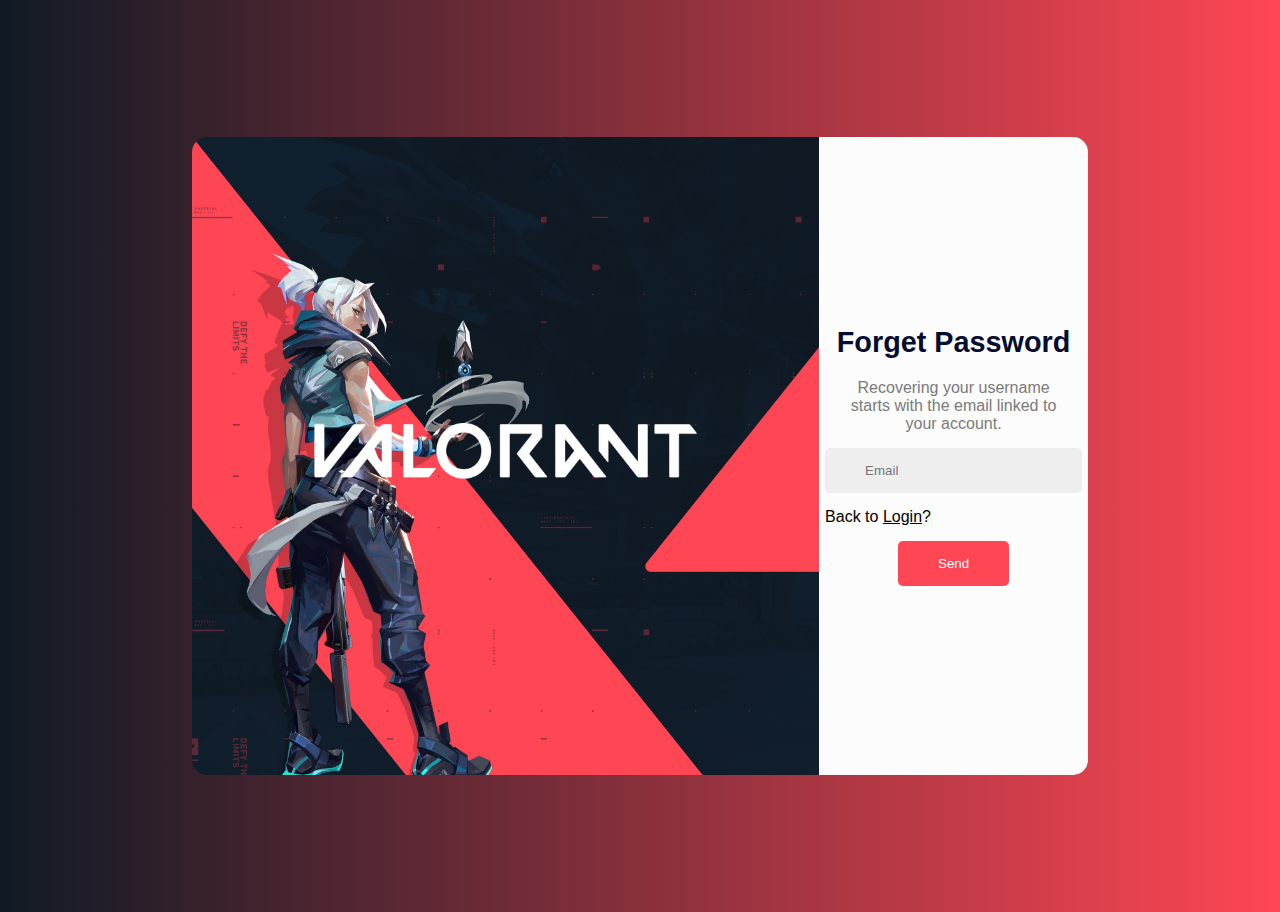
<file: FogetPassword/ForgetPassword.html>
<!DOCTYPE html>
<html lang="en">

<head>
    <meta charset="UTF-8">
    <meta name="viewport" content="width=device-width, initial-scale=1.0">
    <title>Forget Password</title>
    <link rel="stylesheet" href="./css/style.css">
</head>

<body>
    <div class="ForgetPassword">
        <div class="container">
            <div class="row row-backgroundForgetPassword">
                <div class="col-backgroundForgetPassword center">
                    <img src="./imgs/logo.png" alt="" width="70%" height="70%">
                </div>
                <div class="col-ForgetPasswordPanal">
                    <div class="container">
                        <div class="rowForgetPassword center">
                            <div class="colForm">
                                <h3 class="ForgetPasswordTitle">
                                    Forget Password
                                </h3>
                                <form class="ForgetPasswordForm" id="ForgetPassword" onsubmit="return openpop3();">
                                    <p style="color: #7A7A7A; text-align: center;">
                                        Recovering your username <br> starts with the email linked to <br> your account.
                                    </p>
                                    <div class="email">
                                        <input type="email" id="email" name="email" placeholder="Email" required>
                                    </div>
                                    <!-- Shrouk Edit -->
                                    <!-- ------------------------------------------------------------------ -->
                                    <div class="backlogin">
                                        Back to  <a href="../Login/Login.html">Login</a>?
                                    </div>
                                    <div class="submitBtn">
                                        <button>Send</button>
                                    </div>
                                </form>
                            </div>
                        </div>
                    </div>
                </div>
            </div>

            <div class="popup3" id="popup3">
                <img src="../Register/imgs/OIF.jpg" alt="sds" />
                <h2>thank you !</h2>
                <p>check your email to reset your password </p>
                <button onclick="closePopup()" type="submit">Ok</button>
            </div>
        </div>
    </div>
    <script src="../js/script.js">
    </script>
</body>

</html>
</file>
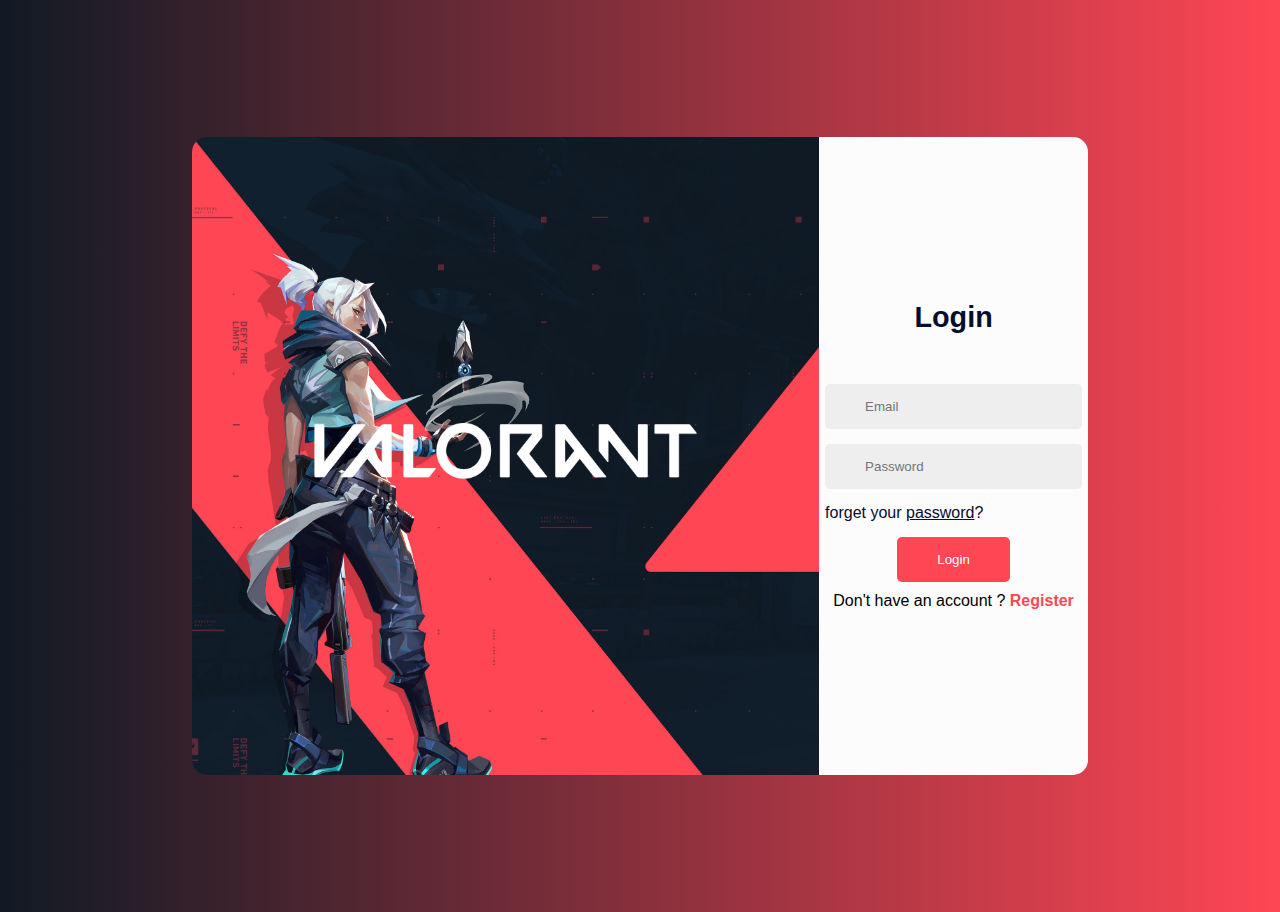
<file: Login/Login.html>
<!DOCTYPE html>
<html lang="en">

<head>
    <meta charset="UTF-8">
    <meta name="viewport" content="width=device-width, initial-scale=1.0">
    <title>Login</title>
    <link rel="stylesheet" href="./css/style.css">
</head>

<body>
    <div class="Login">
        <div class="container">
            <div class="row row-backgroundLogin">
                <div class="col-backgroundLogin center">
                    <img src="./imgs/logo.png" alt="" width="70%" height="70%">
                </div>
                <div class="col-loginPanal">
                    <div class="container">
                        <div class="rowLogin center">
                            <div class="colForm">
                                <h3 class="loginTitle">
                                    Login
                                </h3>
                                <form action="" class="LoginForm" id="Login">
                                    <div class="email">
                                        <input type="email" id="email" name="email" required placeholder="Email">
                                    </div>
                                    <div class="pass">
                                        <input type="password" name="pass" id="password" required placeholder="Password">
                                    </div>
                                    <div class="forgetPass">
                                        forget your <a href="../FogetPassword/ForgetPassword.html">password</a>?
                                    </div>
                                    <div class="submitBtn">
                                        <button type="button" onclick="loginUser()">Login </button>
                                        <p style="color: black; margin-top: 10px;"> Don't have an account ?
                                            <a href="../Register/Register.html">
                                                <b style="color: #ff4654; cursor: pointer;" id="reg">Register </b>
                                            </a>
                                        </p>
                                    </div>
                                </form>
                            </div>
                        </div>
                    </div>
                </div>
            </div>
            <div class="popup" id="popup">
                <img src="../Register/imgs/OIF.jpg" alt="sds" />
                <h2>thank you !</h2>
                <p>you login successfully</p>
                <button onclick="movetohome()" type="submit">Ok</button>
            </div>

            <div class="popup" id="popup5">
                <img src="../Register/imgs/Cross-mark-icon-in-red-color-on-transparent-background-PNG.png" alt="sds" />
                <h2>wait !</h2>
                <p>your email or password in not correct </p>
                <button onclick="closepopup5()" type="submit">Ok</button>
            </div>
        </div>
    </div>

    <script src="../js/script.js">
    </script>
</body>

</html>
</file>
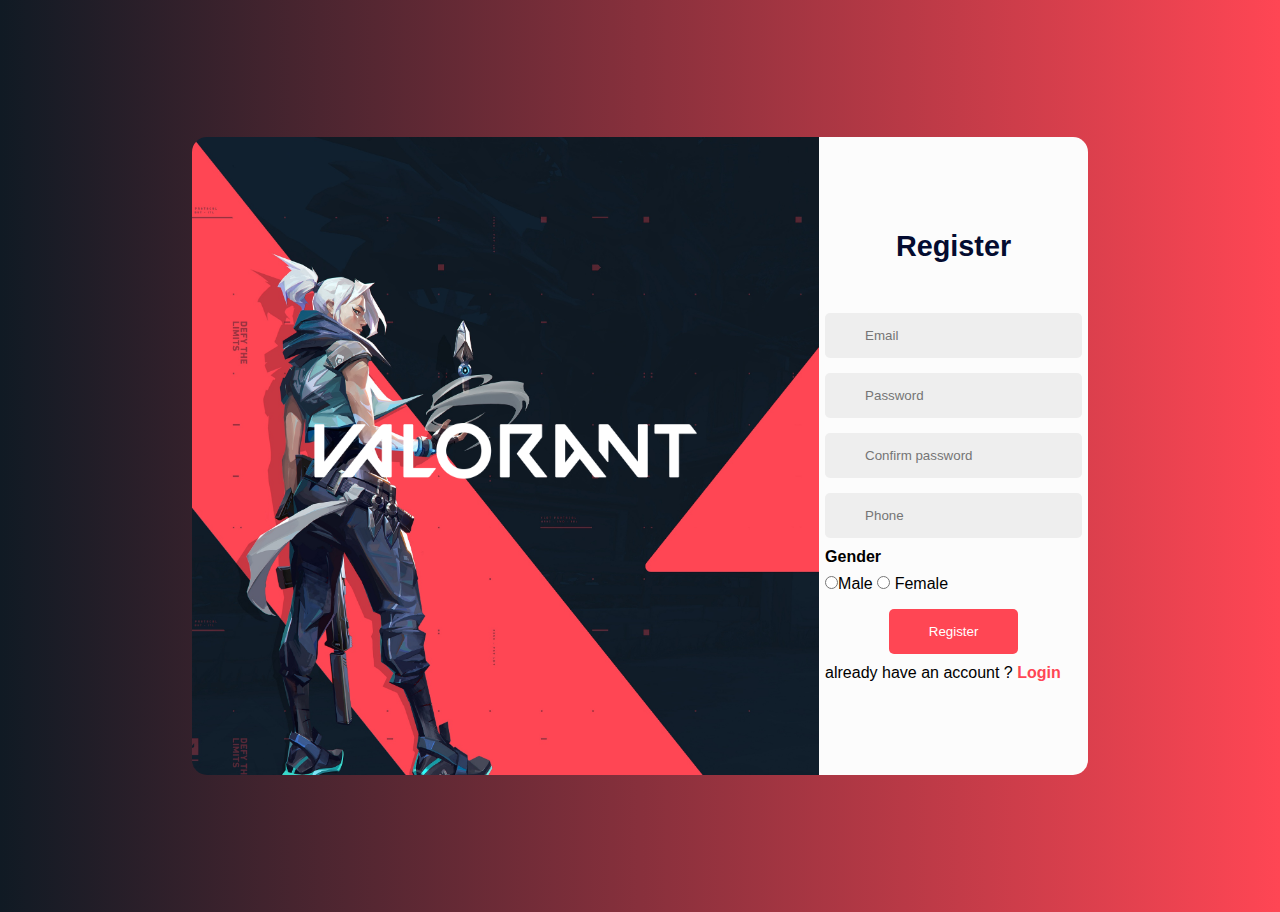
<file: Register/Register.html>
<!DOCTYPE html>
<html lang="en">

<head>
    <meta charset="UTF-8">
    <meta name="viewport" content="width=device-width, initial-scale=1.0">
    <title>Register</title>
    <link rel="stylesheet" href="./css/style.css">
    <link rel="icon" href="imgs/logo.png" />

</head>

<body>
    <div class="Register">
        <div class="container">
            <div class="row row-backgroundRegister">
                <div class="col-backgroundRegister center">
                    <img src="./imgs/logo.png" alt="" width="70%" height="70%">
                </div>
                <div class="col-RegisterPanal">
                    <div class="container">
                        <div class="rowRegister center">
                            <div class="colForm">
                                <h3 class="RegisterTitle">
                                    Register
                                </h3>
                                <form action="" class="RegisterForm" id="Register">
                                    <div class="email">
                                        <input type="email" id="email" name="email" placeholder="Email" required>
                                    </div>
                                    <div class="pass">
                                        <input type="password" name="pass" id="password" placeholder="Password" required>
                                    </div>
                                    <div class="pass">
                                        <input type="password" name="confirmPassword" id="confirmPassword" placeholder="Confirm password" required>
                                    </div>
                                    <div class="phone">

                                        <input type="" name="phone" id="phone" placeholder="Phone" required>
                                    </div>
                                    <div class="gender">
                                        <h4>Gender</h4>
                                        <input type="radio" name="gender" id="male" value="male"><label for="male">Male</label>
                                        <input type="radio" name="gender" id="female" value="female"> <label for="female">Female</label>
                                    </div>
                                    <div class="submitBtn">
                                        <button type="button" onclick="registerUser()">Register</button>
                                    </div>
                                    <p style="color: black; margin-top: 10px;">already have an account ?
                                        <a href="../Login/Login.html"> <b style="color: #ff4654; cursor: pointer;   " id="lg">Login </a></b></p>
                                </form>
                            </div>
                        </div>
                    </div>
                </div>
            </div>

            <div class="popup" id="popup">
                <img src="imgs/OIF.jpg" alt="sds" />
                <h2>thank you !</h2>
                <p>your information are registering successfully</p>
                <button onclick="move()" type="submit">Ok</button>
            </div>

            <div class="popup2" id="popup2">
                <img src="imgs/Cross-mark-icon-in-red-color-on-transparent-background-PNG.png" alt="sds" />
                <h2>Wait !</h2>
                <p>you enter not vaild email </p>
                <button onclick="closePopup4()" type="submit">Ok</button>
            </div>

            <div class="popup2" id="popup4">
                <img src="imgs/Cross-mark-icon-in-red-color-on-transparent-background-PNG.png" alt="sds" />
                <h2>Wait !</h2>
                <p>your passwords are not matching </p>
                <button onclick="closepop4()" type="submit">Ok</button>
            </div>
        </div>
    </div>
    <script src="../js/script.js"></script>

</body>

</html>
</file>
<file: FogetPassword/css/style.css>
* {
    margin: auto;
    padding: 0px;
    color: black;
    font-family: 'FF Mark W05', sans-serif;
    ;
}

body {
    width: 100%;
    height: 57em;
    display: flex;
    justify-content: center;
    align-items: center;
    background-image: linear-gradient(to left, #FF4654, #101A24);
}

.center {
    display: flex;
    align-items: center;
    justify-content: center;
    flex-direction: column;
}

.ForgetPassword {
    width: 70%;
    height: 70%;
}

.container {
    width: 100%;
    height: 100%;
}

.row {
    display: flex;
    height: 100%;
}

.col-backgroundForgetPassword {
    width: 70%;
    height: 100%;
    background-image: url('../imgs/backgroundLogin.jpg');
    background-size: cover;
    border-radius: 15px 0px 0px 15px;
}

.col-ForgetPasswordPanal {
    width: 30%;
    height: 100%;
    background-color: #fcfcfc;
    border-radius: 0px 15px 15px 0px;
}

.col-ForgetPasswordPanal h3 {
    color: #040c30;
}

.rowForgetPassword {
    height: 100%;
}

.ForgetPasswordTitle {
    font-size: 1.8em;
    text-align: center;
    margin-bottom: 20px;
}

.ForgetPasswordForm .email {
    margin: 15px 0px;
}

.ForgetPasswordForm input {
    padding: 15px 40px;
    color: black;
    box-sizing: border-box;
    display: block;
    outline: none;
    border: none;
    background-color: #eeeeee;
    border-radius: 5px;
}

.ForgetPasswordForm input:focus {
    border: 1px solid black;
}

.ForgetPasswordForm .submitBtn {
    text-align: center;
}

.ForgetPasswordForm .submitBtn button {
    padding: 15px 40px;
    color: black;
    box-sizing: border-box;
    display: block;
    outline: none;
    border: none;
    color: white;
    background-color: #FF4654;
    text-decoration: none;
    transition: all ease 0.25s;
    border-radius: 5px;
}

.ForgetPasswordForm .submitBtn button:hover {
    background-color: white;
    color: #FF4654;
}

.popup3 {
    width: 400px;
    background: #fff;
    top: 50%;
    left: 50%;
    border-radius: 22px;
    visibility: hidden;
    padding: 0px 30px 30px;
    position: absolute;
    text-align: center;
    transform: translate(-50%, -50%);
    transition: transform 0.4s, top .4s;
    color: #333;
}

.popup3 img {
    width: 100px;
    margin-top: -50px;
    border-radius: 50%;
    box-shadow: 0 2px 5px rgba(0, 0, 0, .2);
}

.popup3 p {
    color: #333;
    font-size: 18px;
}

.popup3 h2 {
    font-size: 38px;
    color: #333;
    font-weight: 500;
    margin: 30px 0 10px;
}

.popup3 button {
    width: 100%;
    margin-top: 50px;
    padding: 10px 0;
    background: #FF4654;
    color: #fff;
    border-radius: 6px;
    font-size: 19px;
    cursor: pointer;
    border: 0;
}

.popup-open3 {
    visibility: visible;
}
/* Shrouk Edit */
/* ------------------------------------------ */
.backlogin {
    margin: 15px 0px;
}
</file>
<file: Login/css/style.css>
* {
    margin: auto;
    padding: 0px;
    color: white;
    font-family: 'FF Mark W05', sans-serif;
    ;
}

body {
    width: 100%;
    height: 57em;
    display: flex;
    justify-content: center;
    align-items: center;
    background-image: linear-gradient(to left, #FF4654, #101A24);
}

.center {
    display: flex;
    align-items: center;
    justify-content: center;
    flex-direction: column;
}

.Login {
    width: 70%;
    height: 70%;
}

.container {
    width: 100%;
    height: 100%;
}

.row {
    display: flex;
    height: 100%;
}

.col-backgroundLogin {
    width: 70%;
    height: 100%;
    background-image: url('../imgs/backgroundLogin.jpg');
    background-size: cover;
    border-radius: 15px 0px 0px 15px;
}

.col-loginPanal {
    width: 30%;
    height: 100%;
    background-color: #fcfcfc;
    border-radius: 0px 15px 15px 0px;
}

.col-loginPanal h3,
.forgetPass,
.forgetPass a {
    color: #040c30;
}

.rowLogin {
    height: 100%;
}

.loginTitle {
    font-size: 1.8em;
    text-align: center;
    margin-bottom: 50px;
}

.LoginForm .email,
.pass,
.forgetPass {
    margin: 15px 0px;
}

.LoginForm input {
    padding: 15px 40px;
    color: black;
    box-sizing: border-box;
    display: block;
    outline: none;
    border: none;
    background-color: #eeeeee;
    border-radius: 5px;
}

.LoginForm input:focus {
    border: 1px solid black;
}

.LoginForm .submitBtn {
    text-align: center;
}

.LoginForm .submitBtn button {
    padding: 15px 40px;
    color: black;
    box-sizing: border-box;
    display: block;
    outline: none;
    border: none;
    color: white;
    background-color: #FF4654;
    text-decoration: none;
    transition: all ease 0.25s;
    border-radius: 5px;
}

.LoginForm .submitBtn button:hover {
    background-color: white;
    color: #FF4654;
}

.popup {
    width: 400px;
    background: #fff;
    top: 50%;
    left: 50%;
    border-radius: 22px;
    visibility: hidden;
    padding: 0px 30px 30px;
    position: absolute;
    text-align: center;
    transform: translate(-50%, -50%);
    transition: transform 0.4s, top .4s;
    color: #333;
}

.popup img {
    width: 100px;
    margin-top: -50px;
    border-radius: 50%;
    box-shadow: 0 2px 5px rgba(0, 0, 0, .2);
}

.popup p {
    color: #333;
    font-size: 18px;
}

.popup h2 {
    font-size: 38px;
    color: #333;
    font-weight: 500;
    margin: 30px 0 10px;
}

.popup button {
    width: 100%;
    margin-top: 50px;
    padding: 10px 0;
    background: #FF4654;
    color: #fff;
    border-radius: 6px;
    font-size: 19px;
    cursor: pointer;
    border: 0;
}

.popup-open {
    visibility: visible;
}
</file>
<file: Register/css/style.css>
* {
    margin: auto;
    padding: 0px;
    color: white;
    font-family: 'FF Mark W05', sans-serif;
    ;
}

body {
    width: 100%;
    height: 57em;
    display: flex;
    justify-content: center;
    align-items: center;
    background-image: linear-gradient(to left, #FF4654, #101A24);
}

.center {
    display: flex;
    align-items: center;
    justify-content: center;
    flex-direction: column;
}

.Register {
    width: 70%;
    height: 70%;
}

.container {
    width: 100%;
    height: 100%;
}

.row {
    display: flex;
    height: 100%;
}

.col-backgroundRegister {
    width: 70%;
    height: 100%;
    background-image: url('../imgs/backgroundLogin.jpg');
    background-size: cover;
    border-radius: 15px 0px 0px 15px;
}

.col-RegisterPanal {
    width: 30%;
    height: 100%;
    background-color: #fcfcfc;
    border-radius: 0px 15px 15px 0px;
}

.col-RegisterPanal h3,
.forgetPass,
.forgetPass a {
    color: #040c30;
}

.rowRegister {
    height: 100%;
}

.RegisterTitle {
    font-size: 1.8em;
    text-align: center;
    margin-bottom: 50px;
}

.RegisterForm .email,
.pass,
.forgetPass {
    margin: 15px 0px;
}

.RegisterForm input {
    padding: 15px 40px;
    color: black;
    box-sizing: border-box;
    display: block;
    outline: none;
    border: none;
    background-color: #eeeeee;
    border-radius: 5px;
}

.RegisterForm input:focus {
    border: 1px solid black;
}

.gender {
    margin: 10px 0px;
}

.gender h4,
.gender label {
    color: black;
}

.gender input[type=radio] {
    display: inline-block;
    margin: 10px 0px;
}

.RegisterForm .submitBtn {
    text-align: center;
}

.RegisterForm .submitBtn button {
    padding: 15px 40px;
    color: black;
    box-sizing: border-box;
    display: block;
    outline: none;
    border: none;
    color: white;
    background-color: #FF4654;
    text-decoration: none;
    transition: all ease 0.25s;
    border-radius: 5px;
}

.RegisterForm .submitBtn button:hover {
    background-color: white;
    color: #FF4654;
}

.popup {
    width: 400px;
    background: #fff;
    top: 50%;
    left: 50%;
    border-radius: 22px;
    visibility: hidden;
    padding: 0px 30px 30px;
    position: absolute;
    text-align: center;
    transform: translate(-50%, -50%);
    transition: transform 0.4s, top .4s;
    color: #333;
}

.popup img {
    width: 100px;
    margin-top: -50px;
    border-radius: 50%;
    box-shadow: 0 2px 5px rgba(0, 0, 0, .2);
}

.popup p {
    color: #333;
    font-size: 18px;
}

.popup h2 {
    font-size: 38px;
    color: #333;
    font-weight: 500;
    margin: 30px 0 10px;
}

.popup button {
    width: 100%;
    margin-top: 50px;
    padding: 10px 0;
    background: #FF4654;
    color: #fff;
    border-radius: 6px;
    font-size: 19px;
    cursor: pointer;
    border: 0;
}

.popup-open {
    visibility: visible;
}

.popup2 {
    width: 400px;
    background: #fff;
    top: 50%;
    left: 50%;
    border-radius: 22px;
    visibility: hidden;
    padding: 0px 30px 30px;
    position: absolute;
    text-align: center;
    transform: translate(-50%, -50%);
    transition: transform 0.4s, top .4s;
    color: #333;
}

.popup2 img {
    width: 100px;
    margin-top: -50px;
    border-radius: 50%;
    box-shadow: 0 2px 5px rgba(0, 0, 0, .2);
}

.popup2 p {
    color: #333;
    font-size: 18px;
}

.popup2 h2 {
    font-size: 38px;
    color: #333;
    font-weight: 500;
    margin: 30px 0 10px;
}

.popup2 button {
    width: 100%;
    margin-top: 50px;
    padding: 10px 0;
    background: #FF4654;
    color: #fff;
    border-radius: 6px;
    font-size: 19px;
    cursor: pointer;
    border: 0;
}

.popup-open2 {
    visibility: visible;
}
</file>
